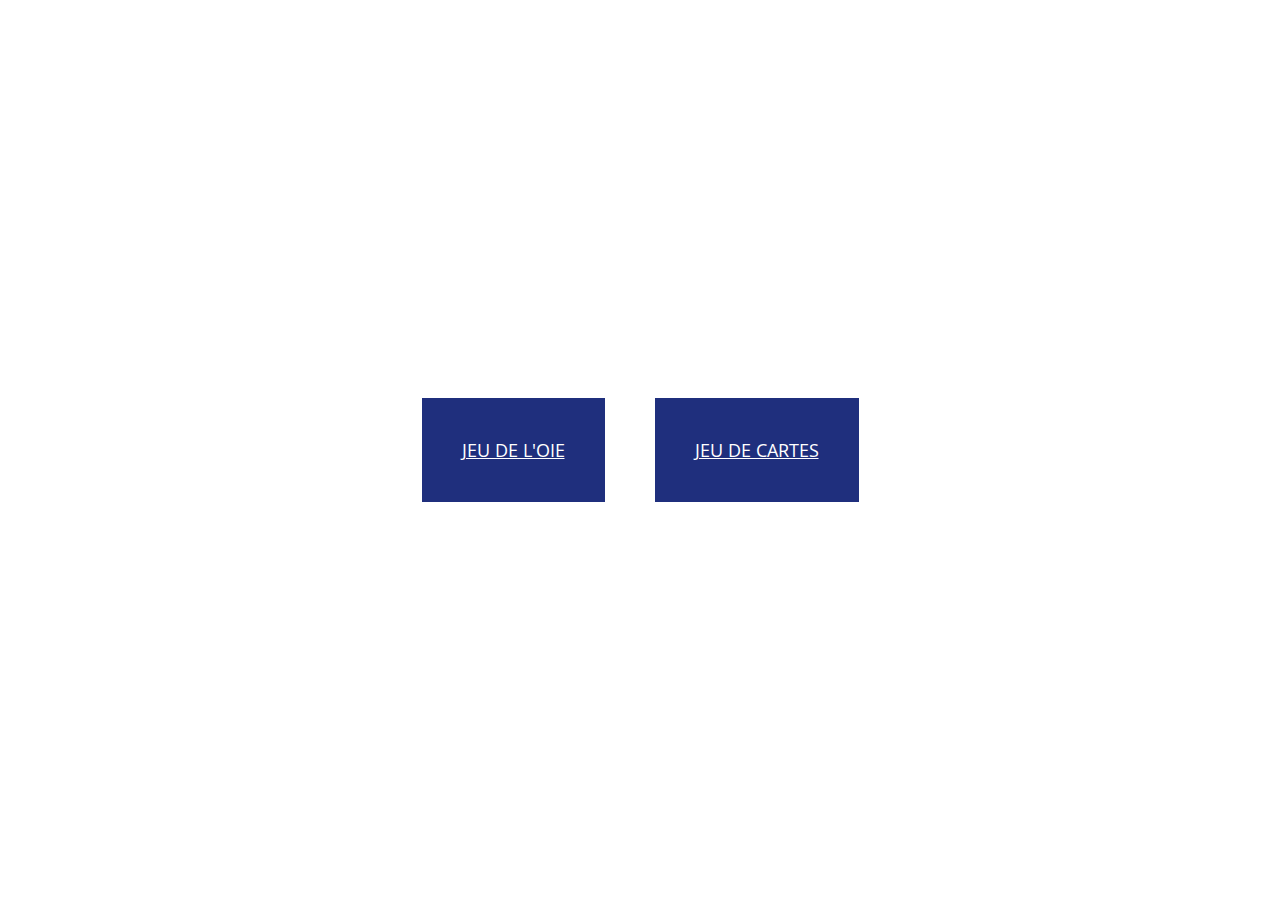
<file: index.html>
<!doctype html>
<html lang="fr-fr">
    <head>
        <meta charset="utf-8">
        <meta http-equiv="X-UA-Compatible" content="IE=edge">
        <meta name="viewport" content="width=device-width, initial-scale=1, shrink-to-fit=no">
        <title>Cool jeux</title>
        <link rel="stylesheet" href="css/styles_cartes.css">
    </head>
    <body>
      <div style="display:flex; flex-direction:row; justify-content:center; align-items:center; height:100vh;">

        <a style="display:block; margin:0 25px; padding:40px; color:white; background-color:#1f2f7d; text-transform:uppercase; text-align:center;" href="jeu_oie.html">Jeu de l'oie</a>
        <a style="display:block; margin:0 25px; padding:40px; color:white; background-color:#1f2f7d; text-transform:uppercase; text-align:center;" href="jeu_cartes.html">Jeu de cartes</a>

      </div>
    </body>
</html>
</file>
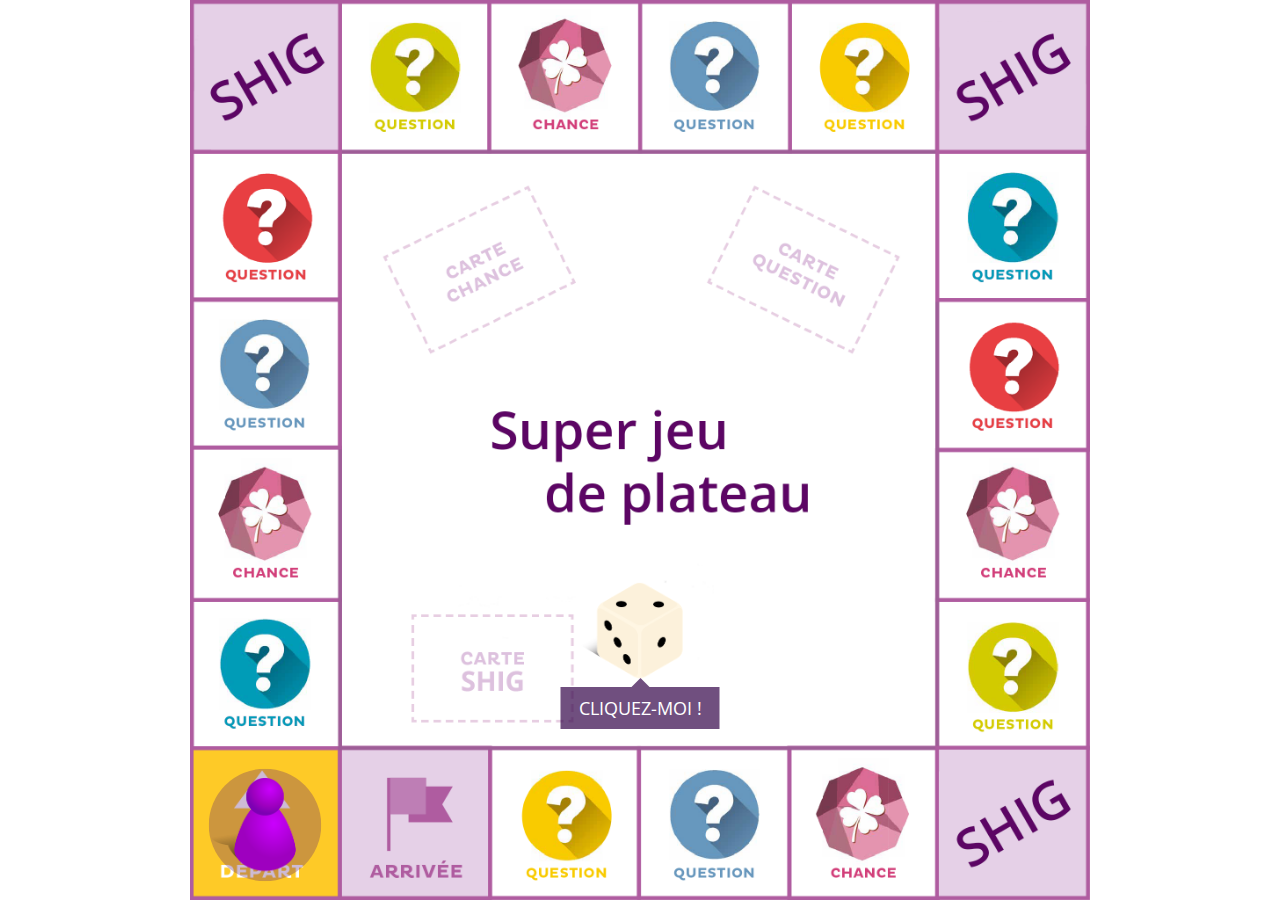
<file: gestion_conception.html>
<!doctype html>
<html lang="fr-fr">
    <head>
        <meta charset="utf-8">
        <meta http-equiv="X-UA-Compatible" content="IE=edge">
        <meta name="viewport" content="width=device-width, initial-scale=1, shrink-to-fit=no">
        <title>Cool jeu de plateau</title>
        <script src="js/plateau.js"></script>
        <script src="js/cases.js"></script>
        <script src="js/cartes_chance.js"></script>
        <script src="js/cartes_question.js"></script>
        <script src="js/cartes_shig.js"></script>
        <link rel="stylesheet" href="css/styles.css">
        <style type="text/css">
            .test {
                border:1px solid black;
                height:100vh;
                width:100vh;
            }
        </style>
    </head>
    <body>
        <div id="plateau">
            <div id="pion"></div>
            <div id="de"></div>
            <div id="clickme">Cliquez-moi !</div>
        </div>

        <div id="modal-dice" class="modal">
            <div class="modal-content modal-affiche-de">
                <div class="dice-display roll-displayed" id="dice-roll"><img src="images/de-loading.gif" title="Rolling dice" alt="Dé"></div>
                <div class="dice-display roll-hidden" id="dice-1"><img src="images/de_result_1.png" title="Res" alt="Res"></div>
                <div class="dice-display roll-hidden" id="dice-2"><img src="images/de_result_2.png" title="Res" alt="Res"></div>
                <div class="dice-display roll-hidden" id="dice-3"><img src="images/de_result_3.png" title="Res" alt="Res"></div>
                <div class="dice-display roll-hidden" id="dice-4"><img src="images/de_result_4.png" title="Res" alt="Res"></div>
                <div class="dice-display roll-hidden" id="dice-5"><img src="images/de_result_5.png" title="Res" alt="Res"></div>
                <div class="dice-display roll-hidden" id="dice-6"><img src="images/de_result_6.png" title="Res" alt="Res"></div>
            </div>
        </div>

        <div id="modal-carte" class="modal display-troide">
            <div class="modal-content modal-affiche-question">
                <div class="question-front"></div>
                <div class="question-back"></div>
            </div>
        </div>
        <div style="display:none" id="modele-question">
            <p>#question#</p>
            <ul>#reponses#</ul>
            <div>
                <button type="button" class="repondre" id="#repondre_id#">Répondre</button>
                <button type="button" class="repondre btn-roll" id="#roll_next#">Continuer</button>
            </div>
        </div>

        <div id="modal-endgame" class="modal">
            <div class="modal-content modal-affiche-endgame">
                <div class="modal-inner">
                    <p class="lead">Parcours terminé !</p>
                    <p class="muted">Vous avez répondu correctement à <span id="nbgood"></span> sur <span id="nbquest"></span> questions</p>
                    <p>Vous avez terminé le super plateau !</p>
                </div>
                <div class="modal-footer">
                    <div class="logo"></div>
                    <a href="http://www.fdweb.fr/" class="btn-finparcours" id="endgame" title="Accédez à FDweb.fr">FDweb.fr</a>
                </div>
            </div>
        </div>

        <script language="javascript">
            const debug = false;
            let dice_clickable = true;
            let hasjoker = false;
            const de = document.getElementById("de");
            const pion = document.getElementById("pion");
            let nbgood = 0;
            let nbquest = 0;
            document.addEventListener("DOMContentLoaded", function(){
                de.addEventListener("click", function() { //Clic sur le dé
                    if(dice_clickable) { //On a le droit de cliquer
                        document.getElementById("clickme").style.display = "none"; //On enleve la popover
                        dice_clickable = false; //On peut plus cliquer
                        flow(); //Flow roll > avance > question
                    }
                });
            });
        </script>
    </body>
</html>
</file>
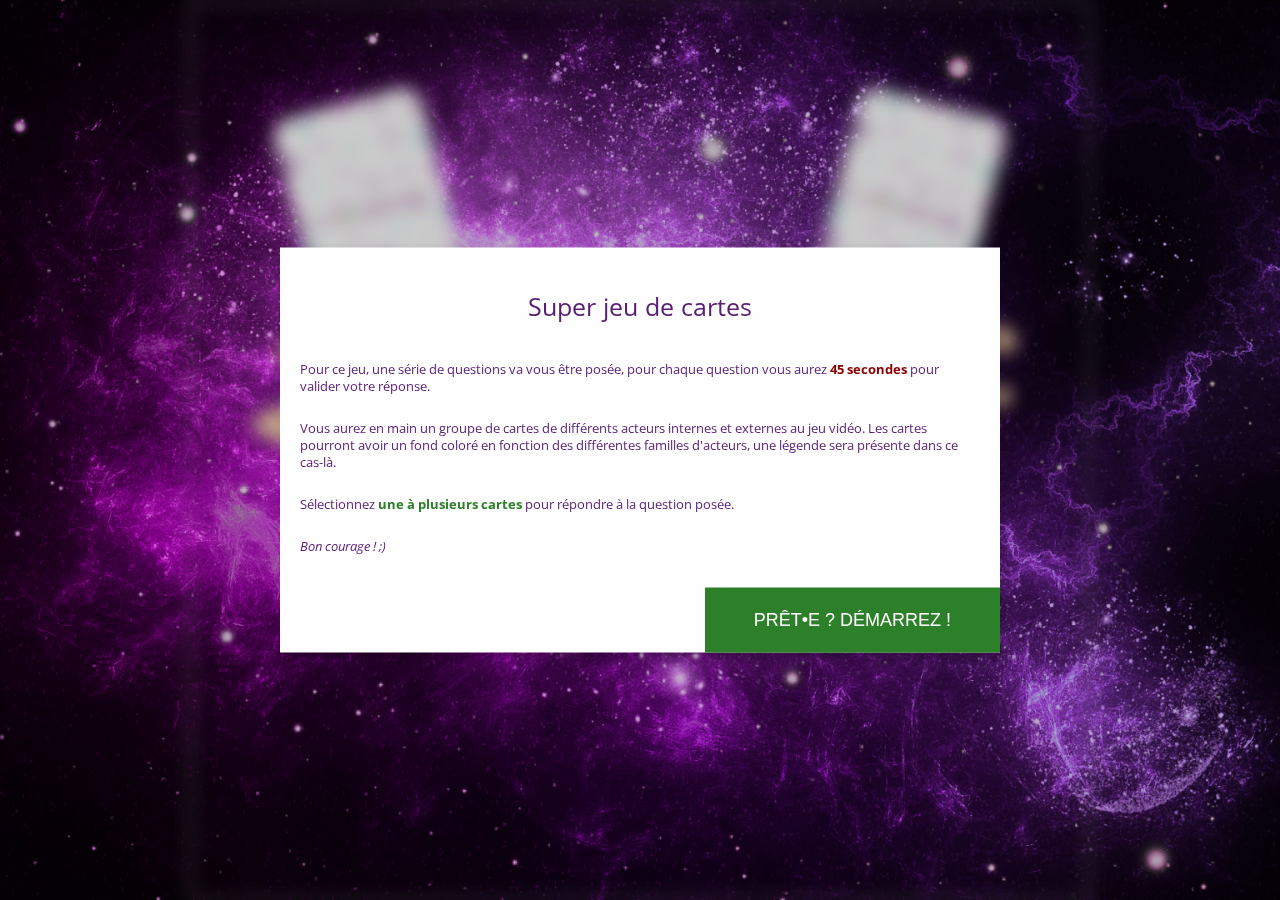
<file: jeu_cartes.html>
<!doctype html>
<html lang="fr-fr">
    <head>
        <meta charset="utf-8">
        <meta http-equiv="X-UA-Compatible" content="IE=edge">
        <meta name="viewport" content="width=device-width, initial-scale=1, shrink-to-fit=no">
        <title>Super cool jeu de cartes</title>
        <script src="js/commun.js"></script>
        <script src="js/timer.js"></script>
        <script src="js/pool_jeu_cartes.js"></script>
        <script src="js/jeu_cartes.js"></script>
        <link rel="stylesheet" href="css/styles_cartes.css">
    </head>
    <body>

        <a href="javascript:void(0);" id="joker" class="btn-joker">
            <span class="joker-base">Joker !</span>
            <span class="joker-long"><span class="joker-long-text">Appelez le 0123 456 789</span> <span class="joker-dismiss">J'ai fini</span></span>
        </a>

        <div id="background"></div>
        <div id="plateau">
            <div id="question"></div>
            <div id="mg" class="main-container idle">
                <div class="carte">
                    <div class="inner"></div>
                </div>
                <div class="main"></div>
            </div>
            <div id="md" class="main-container idle">
                <div class="carte">
                    <div class="inner"></div>
                </div>
                <div class="main"></div>
            </div>
            <div id="pool-cartes"></div>
        </div>

        <div id="modal-endgame" class="modal">
            <div class="modal-content modal-affiche-endgame">
                <div class="modal-inner">
                    <p class="lead">Parcours terminé !</p>
                    <p class="muted">Vous avez répondu correctement à <span id="nbgood"></span> sur <span id="nbquest"></span> questions</p>
                    <p>Vous avez terminé le <em>Super jeu de cartes</em>, vous pouvez continuer votre vie, bonne chance ;)</p>
                </div>
                <div class="modal-footer">
                    <div class="logo"></div>
                    <a href="javascript:void(0);" class="btn-finparcours" id="endgame" title="Accéder à la suite du parcours">Suite du parcours</a>
                </div>
            </div>
        </div>

        <div id="modal-demarrer" class="modal">
            <div class="modal-content modal-affiche-endgame">
                <div class="modal-inner" style="font-size: 0.7em; text-align:left;">
                    <p class="lead">Super jeu de cartes</p>
                    <p>Pour ce jeu, une série de questions va vous être posée, pour chaque question vous aurez <strong style="color: var(--rouge);">45 secondes</strong> pour valider votre réponse.</p>
                    <p>Vous aurez en main un groupe de cartes de différents acteurs internes et externes au jeu vidéo. Les cartes pourront avoir un fond coloré en fonction des différentes familles d'acteurs, une légende sera présente dans ce cas-là.</p>
                    <p>Sélectionnez <strong style="color: var(--vert);">une à plusieurs cartes</strong> pour répondre à la question posée.</p>
                    <p><em>Bon courage ! ;)</em></p>
                </div>
                <div class="modal-footer">
                    <div></div>
                    <button type="button" class="btn-demarrer" id="btn-start" title="Démarrer le parcours">Prêt&bull;e ? Démarrez !</button>
                </div>
            </div>
        </div>

        <div id="modele-vrai" style="display:none"></div>
        <div id="modele-faux" style="display:none"></div>
        <div id="modele-question" style="display:none;">
            <div class="question-inner">
                <div id="timer-reponse"></div>
                <p>#question#</p>
            </div>
            <div class="question-footer">
                    <button id="#id_btn_next#" class="btn-next" type="button" disabled>Question suivante</button>
                    <button id="#id_btn_repondre#" class="btn-check-reponse" type="button" disabled>Répondre</button>
            </div>
        </div>

        <script language="javascript">
            const debug = false;
            let hasjoker = false;
            
            const mg = document.getElementById("mg");
            const md = document.getElementById("md");
            const poolc = document.getElementById("pool-cartes");
            const dquest = document.getElementById("question");
            const btn_check = document.getElementById("btn-check");
            const modal_start = document.getElementById("modal-demarrer");

            document.addEventListener("DOMContentLoaded", function(){
                //tireQuestion();
                document.getElementById("plateau").classList.add("is-blur");
                modal_start.style.display = "block";
                document.getElementById("btn-start").addEventListener("click", function(){
                    tireQuestion();
                });
            });
        </script>
    </body>
</html>
</file>
<file: css/styles_cartes.css>
@charset "UTF-8";
@import url('https://fonts.googleapis.com/css2?family=Open+Sans&display=swap');

:root {
  --vert: #2c8029;
  --rouge: darkred;
}

html, body {
  margin: 0;
  padding: 0;
  position: relative;
}

* {
  box-sizing: border-box;
}

body {
  font-family: "Open Sans", sans-serif;
  font-size: 2vh;
  color: #581d74;
}

.lead {
  text-align: center;
  font-size: 2em;
}

.muted {
  font-size: 0.8em;
  color: gray;
  font-style: italic;
}

.is-blur {
  -webkit-filter: blur(1vh);
  filter: blur(1vh);
}

#nbgood {
  color: #2c8029;
  font-weight: bold;
  font-size: 1.2em;
}

#nbquest {
  color: #581d74;
  font-weight: bold;
  font-size: 1.2em;
}

/* The Modal (background) */
.modal {
  display: none;
  /* Hidden by default */
  position: fixed;
  /* Stay in place */
  z-index: 50;
  /* Sit on top */
  left: 0;
  top: 0;
  bottom: 0px;
  right: 0px;
  width: 100vw;
  /* Full width */
  height: 100vh;
  /* Full height */
  overflow: auto;
  /* Enable scroll if needed */
  background-color: black;
  /* Fallback color */
  background-color: rgba(0, 0, 0, 0.2);
  /* Black w/ opacity */
  /* Modal Content/Box */
}

.modal .modal-content {
  position: relative;
  background-color: #fefefe;
  margin: 50vh auto 0 auto;
  transform: translateY(-50%);
  padding: 20px;
  border: 0;
  text-align: center;
  border-radius: 20px;
  box-shadow: 5px 5px 16px -6px rgba(0, 0, 0, 0.46);
}

.modal .modal-content.modal-affiche-endgame {
  border-radius: 0px;
  width: calc(16vh * 5);
  height: calc(9vh * 5);
  padding: 0px;
  display: flex;
  flex-direction: column;
  justify-content: flex-end;
  align-items: stretch;
  animation-name: animatetop;
  animation-duration: 0.5s;
}

.modal .modal-content.modal-affiche-endgame .modal-inner {
  padding: 20px;
  flex-grow: 1;
  display: flex;
  flex-direction: column;
  justify-content: center;
  align-items: stretch;
}

.modal .modal-content.modal-affiche-endgame .modal-footer {
  flex-grow: 0;
  display: flex;
  flex-direction: row;
  justify-content: space-between;
  align-items: stretch;
}

.modal .modal-content.modal-affiche-endgame .modal-footer .logo {
  width: 20vh;
  background: transparent url("../images/logo.png") left center no-repeat;
  background-size: contain;
  margin-left: 2vh;
}

.modal .modal-content.modal-affiche-endgame .modal-footer .btn-finparcours, .modal .modal-content.modal-affiche-endgame .modal-footer .btn-demarrer {
  cursor: pointer;
  padding: 2vh 5vh;
  font-size: 2vh;
  background-color: #581d74;
  color: white;
  border: 0.5vh solid transparent;
  text-transform: uppercase;
  transition: all 0.2s;
  text-decoration: none;
}

.modal .modal-content.modal-affiche-endgame .modal-footer .btn-finparcours:hover, .modal .modal-content.modal-affiche-endgame .modal-footer .btn-demarrer:hover {
  background-color: #e5d0e7;
  border-color: #581d74;
  color: #581d74;
}

.modal .modal-content.modal-affiche-endgame .modal-footer .btn-demarrer {
  background-color: #2c8029;
}

.modal .modal-content.modal-affiche-endgame .modal-footer .btn-demarrer:hover {
  background-color: #e1ffe0;
  border-color: #2c8029;
  color: #2c8029;
}

/* Add Animation */
@keyframes animatebot {
  from {
    bottom: -100vh;
    opacity: 0;
  }
  to {
    bottom: 0;
    opacity: 1;
  }
}

@keyframes animateleft {
  from {
    left: -100vh;
    opacity: 0;
  }
  to {
    left: 0;
    opacity: 1;
  }
}

@keyframes animatetop {
  from {
    top: -100vh;
    opacity: 0;
  }
  to {
    top: 0;
    opacity: 1;
  }
}

#joker {
  display: none;
  position: absolute;
  top: -5vh;
  left: 50%;
  transform: translateX(-50%);
  z-index: 100;
  padding: 5vh 2vh 1vh 2vh;
  background-color: rgba(255, 255, 255, 0.9);
  color: #581d74;
  border-radius: 3vh;
  font-size: 1.1em;
  text-decoration: none;
  transition: all 0.2s;
  border: 0.25vh solid #581d74;
  animation-name: animatejoker;
  animation-duration: 0.5s;
}

#joker .joker-base {
  display: block;
  font-weight: bold;
}

#joker .joker-long {
  display: none;
  flex-direction: row;
  justify-content: start;
  align-items: center;
}

#joker .joker-long .joker-dismiss {
  display: inline-block;
  margin-left: 1vh;
  padding: 1vh 2vh;
  border-radius: 0.5vh;
  background-color: #2c8029;
  color: white;
}

#joker:hover {
  top: -4vh;
  background-color: #e5d0e7;
}

#joker.available {
  display: block;
}

#joker.opened {
  top: -4vh;
}

#joker.opened .joker-base {
  display: none;
}

#joker.opened .joker-long {
  display: block;
}

#joker.called {
  display: none;
}

@keyframes animatejoker {
  from {
    top: -30vh;
    opacity: 0;
  }
  to {
    top: -5vh;
    opacity: 1;
  }
}

.base-timer {
  position: relative;
  width: 8vh;
  height: 8vh;
  animation: slideinleft 1.5s ease-in-out;
}

@keyframes slideinleft {
  from {
    left: -25vh;
  }
  to {
    left: 0;
  }
}

.base-timer__svg {
  transform: scaleX(-1);
}

.base-timer__circle {
  fill: none;
  stroke: none;
}

.base-timer__path-elapsed {
  stroke-width: 0.5vh;
  stroke: grey;
}

.base-timer__path-remaining {
  stroke-width: 0.5vh;
  stroke-linecap: butt;
  transform: rotate(90deg);
  transform-origin: center;
  transition: 1s linear all;
  fill-rule: nonzero;
  stroke: currentColor;
}

.base-timer__path-remaining.green {
  color: #41b883;
}

.base-timer__path-remaining.orange {
  color: orange;
}

.base-timer__path-remaining.red {
  color: red;
}

.base-timer__label {
  position: absolute;
  width: 8vh;
  height: 8vh;
  top: 0;
  display: flex;
  align-items: center;
  justify-content: center;
  font-size: 2vh;
}

#background {
  position: absolute;
  top: 0px;
  left: 0px;
  bottom: 0px;
  right: 0px;
  z-index: 1;
  background: transparent url("../images/bg-conception.jpg") center center no-repeat;
  background-size: cover;
}

#plateau {
  z-index: 2;
  width: 100vh;
  height: 100vh;
  margin: 0px auto;
  padding: 0px;
  position: relative;
  border: 1px solid white;
}

.carte {
  background: #581d74 url(../images/fond-carte.png) center center no-repeat;
  background-size: cover;
  width: calc(9vh * 2.5);
  height: calc(16vh * 2);
  border-radius: 3vh;
  padding: 1.5vh;
  position: absolute;
  left: 50%;
  transform: translateX(-50%) scale(0.75);
  top: 2vh;
  display: flex;
  flex-direction: column;
  justify-content: center;
  align-items: center;
}

.carte .inner, .carte .disp-result {
  flex-grow: 1;
  border-radius: 3vh;
  height: 100%;
  width: 100%;
  color: white;
  text-transform: uppercase;
}

.carte .inner {
  background: rgba(255, 255, 255, 0.8) url(../images/logo.png) center center no-repeat;
  background-size: contain;
}

.carte .disp-result {
  display: flex;
  flex-direction: column;
  justify-content: center;
  align-items: center;
  text-align: center;
  font-size: 1.5em;
  animation: opacite 0.5s ease-in-out;
}

.main-container {
  z-index: 5;
  position: absolute;
  top: 5vh;
  width: 30vh;
  height: 50vh;
  perspective: 1000px;
  transition: all 0.5s ease-in-out;
}

.main-container .main {
  position: absolute;
  bottom: 10%;
  width: 100%;
  height: 30%;
  z-index: 6;
}

.main-container .carte {
  z-index: 7;
}

.main-container.result {
  top: 8vh;
  transform: scale(1.1);
}

#mg {
  left: 5vh;
}

#mg .main {
  background: transparent url(../images/main-gauche.png) center center no-repeat;
  background-size: contain;
}

#mg .carte {
  transform: translateX(-50%) scale(0.75) rotate(-15deg);
}

#mg.idle {
  animation: floatmg 10s ease-in-out infinite;
}

#mg.idle .main {
  animation: floatmd 6s ease-in-out infinite;
}

#mg.idle .carte {
  animation: rotatecartemg 5s ease-in-out infinite;
}

#mg.result {
  left: 8vh;
}

#mg.result.loading .carte {
  animation: rotatefastmg 0.5s linear infinite;
}

#mg.result.hl {
  left: 10vh;
  transform: scale(1.5);
}

#md {
  right: 5vh;
}

#md .main {
  background: transparent url(../images/main-droite.png) center center no-repeat;
  background-size: contain;
}

#md .carte {
  transform: translateX(-50%) scale(0.75) rotate(15deg);
}

#md.idle {
  animation: floatmd 10s ease-in-out infinite;
}

#md.idle .main {
  animation: floatmg 6s ease-in-out infinite;
}

#md.idle .carte {
  animation: rotatecartemd 7s ease-in-out infinite;
}

#md.result {
  right: 8vh;
}

#md.result.loading .carte {
  animation: rotatefastmd 0.5s linear infinite;
}

#md.result.hl {
  right: 10vh;
  transform: scale(1.5);
}

@keyframes floatmg {
  0% {
    transform: translateY(0vh);
  }
  50% {
    transform: translateY(-3vh);
  }
  100% {
    transform: translateY(0vh);
  }
}

@keyframes floatmd {
  0% {
    transform: translateY(-3vh);
  }
  50% {
    transform: translateY(0vh);
  }
  100% {
    transform: translateY(-3vh);
  }
}

@keyframes rotatecartemg {
  0% {
    transform: translateX(-50%) scale(0.75) rotate(-15deg) rotateY(0deg);
  }
  50% {
    transform: translateX(-50%) scale(0.75) rotate(-15deg) rotateY(0deg);
  }
  75% {
    transform: translateX(-50%) scale(0.75) rotate(-15deg) rotateY(180deg);
  }
  100% {
    transform: translateX(-50%) scale(0.75) rotate(-15deg) rotateY(360deg);
  }
}

@keyframes rotatecartemd {
  0% {
    transform: translateX(-50%) scale(0.75) rotate(15deg) rotateY(0deg);
  }
  50% {
    transform: translateX(-50%) scale(0.75) rotate(15deg) rotateY(0deg);
  }
  75% {
    transform: translateX(-50%) scale(0.75) rotate(15deg) rotateY(180deg);
  }
  100% {
    transform: translateX(-50%) scale(0.75) rotate(15deg) rotateY(360deg);
  }
}

@keyframes rotatefastmg {
  0% {
    transform: translateX(-50%) scale(0.75) rotate(-15deg) rotateY(0deg);
  }
  100% {
    transform: translateX(-50%) scale(0.75) rotate(-15deg) rotateY(360deg);
  }
}

@keyframes rotatefastmd {
  0% {
    transform: translateX(-50%) scale(0.75) rotate(15deg) rotateY(0deg);
  }
  100% {
    transform: translateX(-50%) scale(0.75) rotate(15deg) rotateY(360deg);
  }
}

#question {
  position: absolute;
  top: 50%;
  left: 50%;
  transform: translateX(-50%) translateY(-50%);
  width: 0;
  height: 5px;
  overflow: hidden;
  background-color: rgba(255, 255, 255, 0.9);
  display: none;
  z-index: 15;
  transition: all 0.5s;
}

#question.anim {
  animation: animquestion 1s ease-in-out forwards;
}

#question.opened {
  height: auto;
  display: flex !important;
  flex-direction: column;
  justify-content: start;
  align-items: stretch;
}

#question.opened .question-inner {
  padding: 3vh;
  display: flex;
  flex-direction: row;
  justify-content: center;
  align-items: center;
}

#question.opened .question-inner #timer-reponse {
  flex-grow: 0;
}

#question.opened .question-inner p {
  margin: 0;
  text-align: center;
  flex-grow: 1;
}

#question.opened .question-inner ul > li:not(:last-child) {
  margin-bottom: 1vh;
}

#question.opened .question-inner.resultat {
  flex-direction: column;
  align-items: stretch;
  font-size: 1.5vh;
}

#question.opened .question-inner.resultat p {
  text-align: left;
}

#question.opened .question-footer {
  display: flex;
  justify-content: flex-end;
  align-items: stretch;
}

#question.opened .question-footer .legende {
  padding: 1vh;
  color: white;
  font-size: 0.5em;
  display: flex;
  justify-content: center;
  align-items: center;
  max-width: 15%;
  text-align: center;
}

#question.opened .question-footer .btn-check-reponse, #question.opened .question-footer .btn-next {
  position: relative;
  display: block;
  cursor: pointer;
  font-size: 2vh;
  text-transform: uppercase;
  padding: 1.5vh 3vh;
  color: white;
  background-color: #2c8029;
  border: 0.5vh solid #2c8029;
  animation: questionfooter 0.5s ease-in-out;
  transition: all 0.2s;
  margin-left: auto;
}

#question.opened .question-footer .btn-check-reponse:hover, #question.opened .question-footer .btn-next:hover {
  color: #2c8029;
  background-color: #e1ffe0;
}

#question.opened .question-footer .btn-check-reponse:disabled, #question.opened .question-footer .btn-next:disabled {
  opacity: 0.5;
  cursor: not-allowed;
}

#question.opened .question-footer .btn-next {
  background-color: #581d74;
  border-color: #581d74;
  display: none;
}

#question.opened .question-footer .btn-next:hover {
  color: #581d74;
  background-color: #e5d0e7;
}

@keyframes animquestion {
  from {
    width: 0%;
    opacity: 0;
    height: 1px;
  }
  to {
    width: 80%;
  }
}

@keyframes questionfooter {
  from {
    opacity: 0;
    right: -25vh;
  }
  to {
    opacity: 1;
    right: 0;
  }
}

#pool-cartes {
  z-index: 10;
  position: absolute;
  left: 0;
  right: 0;
  bottom: 0;
  height: 50%;
  overflow: hidden;
}

#pool-cartes .carte-reponse {
  position: absolute;
  top: 50%;
  width: calc(9vh * 2.5);
  height: calc(16vh * 2);
  padding: 1vh;
  background-color: white;
  border: 1vh solid white;
  border-radius: 2vh;
  box-shadow: 0 0 1vh 1vh rgba(0, 0, 0, 0.2);
  display: flex;
  flex-direction: column;
  justify-content: center;
  align-items: center;
  transform-origin: bottom left;
  cursor: pointer;
  transition: all 0.2s ease-in-out;
  overflow-wrap: break-word;
  hyphens: manual;
}

#pool-cartes .carte-reponse.showed {
  animation: animatebot 1s ease-in-out forwards;
}

#pool-cartes .carte-reponse:not(.disabled):hover, #pool-cartes .carte-reponse.selected {
  z-index: 25 !important;
  box-shadow: 0 0 1vh 1vh rgba(88, 29, 116, 0.5);
  top: 30%;
}

#pool-cartes .carte-reponse.selected {
  border: 1vh solid #581d74 !important;
}

#pool-cartes .carte-reponse .reponse {
  text-align: center;
  text-transform: uppercase;
}

#pool-cartes.finish {
  display: flex;
  flex-direction: row;
  justify-content: center;
  align-items: center;
}

#pool-cartes.finish .carte-reponse {
  position: relative !important;
  top: 30% !important;
  left: 0 !important;
  margin: 0 1vh;
}

@keyframes opacite {
  0% {
    opacity: 0;
  }
  100% {
    opacity: 1;
  }
}
</file>
<file: css/styles.css>
@charset "UTF-8";
@import url('https://fonts.googleapis.com/css2?family=Open+Sans&display=swap');

:root {
  --vert: #2c8029;
  --rouge: darkred;
}

html, body {
  margin: 0;
  padding: 0;
  position: relative;
}

* {
  box-sizing: border-box;
}

body {
  font-family: "Open Sans", sans-serif;
  font-size: 2vh;
  color: #581d74;
}

.lead {
  text-align: center;
  font-size: 2em;
}

.muted {
  font-size: 0.8em;
  color: gray;
  font-style: italic;
}

.is-blur {
  -webkit-filter: blur(1vh);
  filter: blur(1vh);
}

#nbgood {
  color: #2c8029;
  font-weight: bold;
  font-size: 1.2em;
}

#nbquest {
  color: #581d74;
  font-weight: bold;
  font-size: 1.2em;
}

/* The Modal (background) */
.modal {
  display: none;
  /* Hidden by default */
  position: fixed;
  /* Stay in place */
  z-index: 50;
  /* Sit on top */
  left: 0;
  top: 0;
  bottom: 0px;
  right: 0px;
  width: 100vw;
  /* Full width */
  height: 100vh;
  /* Full height */
  overflow: auto;
  /* Enable scroll if needed */
  background-color: black;
  /* Fallback color */
  background-color: rgba(0, 0, 0, 0.2);
  /* Black w/ opacity */
  /* Modal Content/Box */
}

.modal .modal-content {
  position: relative;
  background-color: #fefefe;
  margin: 50vh auto 0 auto;
  transform: translateY(-50%);
  padding: 20px;
  border: 0;
  text-align: center;
  border-radius: 20px;
  box-shadow: 5px 5px 16px -6px rgba(0, 0, 0, 0.46);
}

.modal .modal-content.modal-affiche-endgame {
  border-radius: 0px;
  width: calc(16vh * 5);
  height: calc(9vh * 5);
  padding: 0px;
  display: flex;
  flex-direction: column;
  justify-content: flex-end;
  align-items: stretch;
  animation-name: animatetop;
  animation-duration: 0.5s;
}

.modal .modal-content.modal-affiche-endgame .modal-inner {
  padding: 20px;
  flex-grow: 1;
  display: flex;
  flex-direction: column;
  justify-content: center;
  align-items: stretch;
}

.modal .modal-content.modal-affiche-endgame .modal-footer {
  flex-grow: 0;
  display: flex;
  flex-direction: row;
  justify-content: space-between;
  align-items: stretch;
}

.modal .modal-content.modal-affiche-endgame .modal-footer .logo {
  width: 20vh;
  background: transparent url("../images/logo.png") left center no-repeat;
  background-size: contain;
  margin-left: 2vh;
}

.modal .modal-content.modal-affiche-endgame .modal-footer .btn-finparcours, .modal .modal-content.modal-affiche-endgame .modal-footer .btn-demarrer {
  cursor: pointer;
  padding: 2vh 5vh;
  font-size: 2vh;
  background-color: #581d74;
  color: white;
  border: 0.5vh solid transparent;
  text-transform: uppercase;
  transition: all 0.2s;
  text-decoration: none;
}

.modal .modal-content.modal-affiche-endgame .modal-footer .btn-finparcours:hover, .modal .modal-content.modal-affiche-endgame .modal-footer .btn-demarrer:hover {
  background-color: #e5d0e7;
  border-color: #581d74;
  color: #581d74;
}

.modal .modal-content.modal-affiche-endgame .modal-footer .btn-demarrer {
  background-color: #2c8029;
}

.modal .modal-content.modal-affiche-endgame .modal-footer .btn-demarrer:hover {
  background-color: #e1ffe0;
  border-color: #2c8029;
  color: #2c8029;
}

/* Add Animation */
@keyframes animatebot {
  from {
    bottom: -100vh;
    opacity: 0;
  }
  to {
    bottom: 0;
    opacity: 1;
  }
}

@keyframes animateleft {
  from {
    left: -100vh;
    opacity: 0;
  }
  to {
    left: 0;
    opacity: 1;
  }
}

@keyframes animatetop {
  from {
    top: -100vh;
    opacity: 0;
  }
  to {
    top: 0;
    opacity: 1;
  }
}

#joker {
  display: none;
  position: absolute;
  top: -5vh;
  left: 50%;
  transform: translateX(-50%);
  z-index: 100;
  padding: 5vh 2vh 1vh 2vh;
  background-color: rgba(255, 255, 255, 0.9);
  color: #581d74;
  border-radius: 3vh;
  font-size: 1.1em;
  text-decoration: none;
  transition: all 0.2s;
  border: 0.25vh solid #581d74;
  animation-name: animatejoker;
  animation-duration: 0.5s;
}

#joker .joker-base {
  display: block;
  font-weight: bold;
}

#joker .joker-long {
  display: none;
  flex-direction: row;
  justify-content: start;
  align-items: center;
}

#joker .joker-long .joker-dismiss {
  display: inline-block;
  margin-left: 1vh;
  padding: 1vh 2vh;
  border-radius: 0.5vh;
  background-color: #2c8029;
  color: white;
}

#joker:hover {
  top: -4vh;
  background-color: #e5d0e7;
}

#joker.available {
  display: block;
}

#joker.opened {
  top: -4vh;
}

#joker.opened .joker-base {
  display: none;
}

#joker.opened .joker-long {
  display: block;
}

#joker.called {
  display: none;
}

@keyframes animatejoker {
  from {
    top: -30vh;
    opacity: 0;
  }
  to {
    top: -5vh;
    opacity: 1;
  }
}

#plateau {
  position: relative;
  margin-left: auto;
  margin-right: auto;
  height: 100vh;
  width: 100vh;
  background: white url("../images/plateau.png") no-repeat center center;
  background-size: contain;
  z-index: 1;
}

#pion {
  position: absolute;
  top: calc(5 * (100vh / 6));
  left: 0px;
  height: calc(100vh / 6);
  width: calc(100vh /6);
  border-radius: 50%;
  background: rgba(88, 29, 116, 0.3) url("../images/pion.png") no-repeat center center;
  background-size: 100%;
  z-index: 5;
  transform: scale(0.75);
  transition: left 0.5s ease-in-out, top 0.5s ease-in-out;
}

#de {
  position: absolute;
  top: calc(3.7 * (100vh / 6));
  left: 50%;
  transform: translateX(-50%);
  height: calc(100vh / 6);
  width: calc(100vh /6);
  background: transparent url("../images/de.png") no-repeat center center;
  background-size: contain;
  z-index: 10;
  cursor: pointer;
}

#clickme {
  cursor: pointer;
  position: absolute;
  top: calc(5 * (100vh / 6) - 7vh);
  left: 50%;
  transform: translateX(-50%);
  background-color: rgba(51, 4, 73, 0.7);
  color: white;
  font-size: 2vh;
  padding: 1vh 2vh;
  z-index: 12;
  text-transform: uppercase;
  box-shadow: 0 0 0 0 rgba(88, 29, 116, 0.5);
  animation: pulse 2s infinite;
}

#clickme:before {
  position: absolute;
  z-index: 11;
  content: "";
  right: calc(50% - 1vh);
  top: -1vh;
  border-style: solid;
  border-width: 0 1vh 1vh 1vh;
  border-color: transparent transparent rgba(51, 4, 73, 0.7) transparent;
  transition-duration: 0.3s;
  transition-property: transform;
}

@keyframes pulse {
  0% {
    box-shadow: 0 0 0 0 rgba(88, 29, 116, 0.4);
  }
  70% {
    box-shadow: 0 0 0 2vh rgba(88, 29, 116, 0);
  }
  100% {
    box-shadow: 0 0 0 0 rgba(88, 29, 116, 0);
  }
}

.modal .modal-content.modal-affiche-de {
  width: calc((100vh / 4) + 40px);
  /* Could be more or less, depending on screen size */
  animation-name: animatebot;
  animation-duration: 0.4s;
}

.modal .modal-content.modal-affiche-question {
  width: calc(16vh * 4);
  height: calc(9vh * 4);
  padding: 0px;
  transition: transform 1s, width 0.5s, height 0.5s;
  transform-style: preserve-3d;
  animation-name: animateleft;
  animation-duration: 0.4s;
}

.modal .modal-content.modal-affiche-question.flipped {
  transform: translateY(-50%) rotateY(180deg);
}

.modal .modal-content.modal-affiche-question.flipped.is-flipped {
  width: calc(16vh * 6);
  height: calc(9vh * 6);
}

/* Les dés */
.dice-display img {
  height: calc(100vh / 4);
}

.roll-displayed {
  display: block;
}

.roll-hidden {
  display: none;
}

/** OOOHH 3D MAGIIIE ***/
.display-troide {
  perspective: 1000px;
}

.display-troide .question-front, .display-troide .question-back {
  position: absolute;
  background-color: white;
  border-radius: 20px;
  top: 0px;
  left: 0px;
  right: 0px;
  bottom: 0px;
  -moz-backface-visibility: hidden;
  -webkit-backface-visibility: hidden;
  backface-visibility: hidden;
  padding: 20px;
}

.display-troide .question-front {
  display: flex;
  flex-direction: column;
  justify-content: center;
  align-items: center;
}

.display-troide .question-front img {
  height: 50%;
}

.display-troide .question-front span {
  font-size: 5vh;
  font-weight: bold;
}

.display-troide .question-front span.deco-chance {
  color: #d14984;
}

.display-troide .question-front span.deco-question {
  color: #bd8abe;
}

.display-troide .question-front span.deco-societe {
  color: #59227f;
}

.display-troide .question-back {
  display: flex;
  flex-direction: column;
  justify-content: center;
  align-items: stretch;
  font-size: 2vh;
  transform: rotateY(180deg);
}

.display-troide .question-back p {
  text-align: center;
  font-size: 3vh;
  margin: 0;
}

.display-troide .question-back ul {
  text-align: left;
  margin-top: 2vh;
}

.display-troide .question-back ul li {
  list-style-type: none;
  display: flex;
  flex-direction: row;
  justify-content: start;
  align-items: normal;
}

.display-troide .question-back div {
  text-align: right;
  margin-top: 5vh;
}

.display-troide .question-back div .repondre {
  cursor: pointer;
  display: inline-block;
  border: 0.2vh solid transparent;
  box-shadow: 0px 0px 0px 0px rgba(88, 29, 116, 0.13);
  background-color: #581d74;
  color: white;
  font-size: 2.5vh;
  padding: 1vh 2vh;
  transition: all 0.2s;
  border-radius: 1vh;
}

.display-troide .question-back div .repondre:hover {
  border-color: #581d74;
  box-shadow: 0px 0px 0px 0.5vh rgba(88, 29, 116, 0.2);
  color: #581d74;
  background-color: white;
}

.display-troide .question-back div .repondre.btn-roll {
  display: none;
  background: #e1ffe0 url(../images/de.png) left center no-repeat;
  background-size: contain;
  color: #2c8029;
  padding-left: 7vh;
  border-color: #2c8029;
  text-transform: uppercase;
}

.display-troide .question-back div .repondre.btn-roll:hover {
  border-color: #2c8029;
  box-shadow: 0px 0px 0px 0.5vh rgba(44, 128, 41, 0.2);
  background-color: #e1ffe0;
  color: #2c8029;
}

.label-correct {
  color: #2c8029;
  font-weight: bold;
}

.label-should-correct {
  color: #2c8029;
  font-weight: normal;
}

.label-false {
  color: darkred;
  font-weight: normal;
}

.label-neutre {
  color: gray;
  font-weight: normal;
}
</file>
